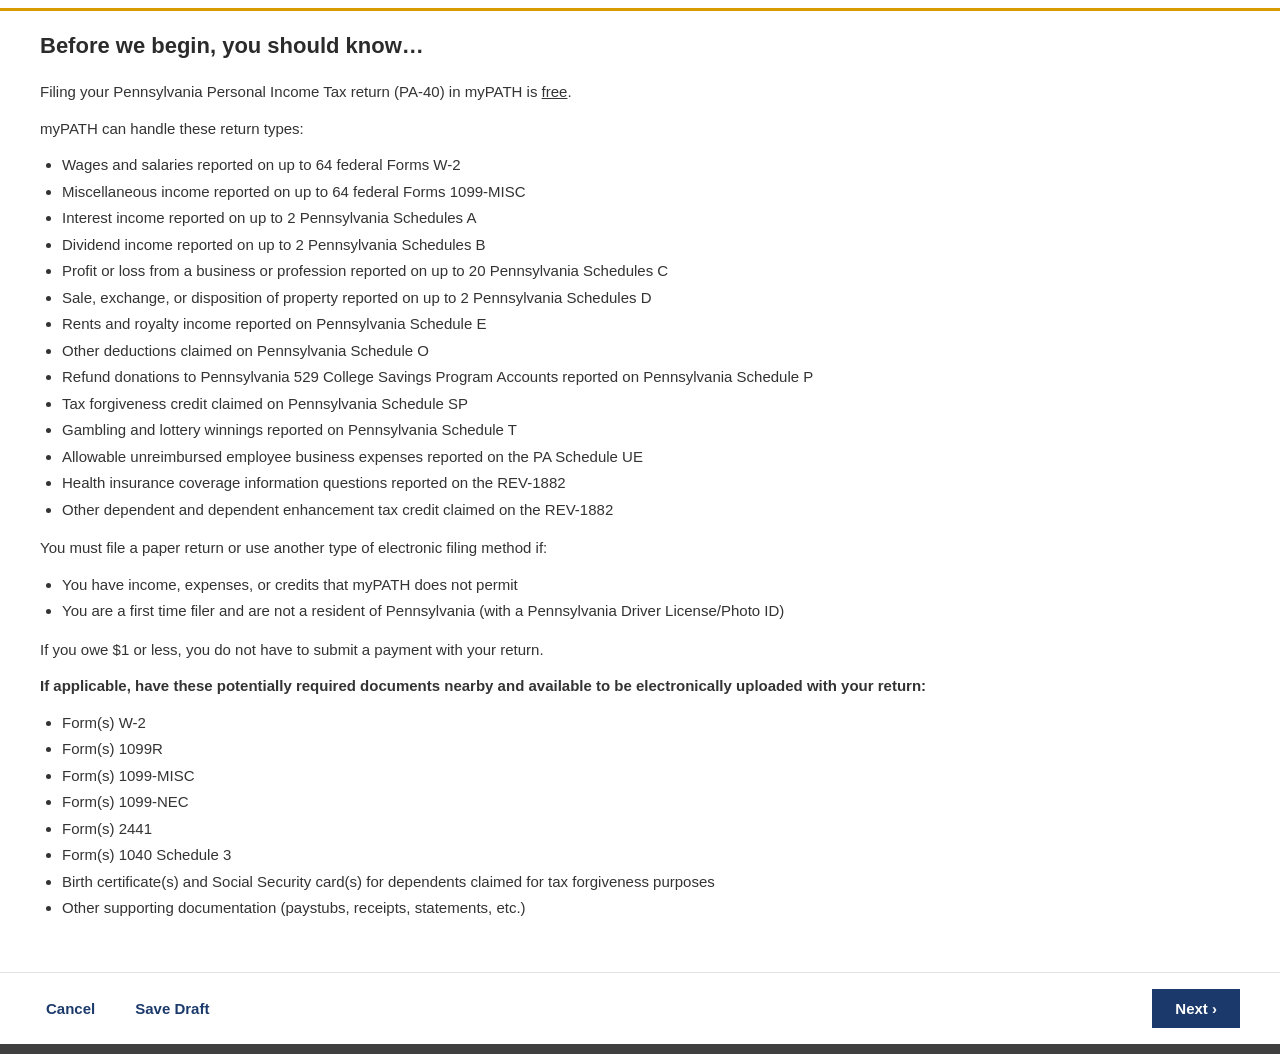
<file: index.html>
<!DOCTYPE html>
<html lang="en">
<head>
  <meta charset="UTF-8" />
  <meta name="viewport" content="width=device-width, initial-scale=1.0" />
  <title>myPATH — Before we begin</title>
  <link rel="stylesheet" href="css/styles.css" />
</head>
<!-- Screen 1: Introduction. No stepper. Next always enabled. -->
<body data-prev="" data-next="2-getting-started.html">

  <main class="content intro">
    <h2 class="screen-title">Before we begin, you should know&hellip;</h2>

    <div class="intro-text">
      <p>Filing your Pennsylvania Personal Income Tax return (PA-40) in myPATH is
        <u>free</u>.</p>

      <p>myPATH can handle these return types:</p>
      <ul>
        <li>Wages and salaries reported on up to 64 federal Forms W-2</li>
        <li>Miscellaneous income reported on up to 64 federal Forms 1099-MISC</li>
        <li>Interest income reported on up to 2 Pennsylvania Schedules A</li>
        <li>Dividend income reported on up to 2 Pennsylvania Schedules B</li>
        <li>Profit or loss from a business or profession reported on up to 20 Pennsylvania Schedules C</li>
        <li>Sale, exchange, or disposition of property reported on up to 2 Pennsylvania Schedules D</li>
        <li>Rents and royalty income reported on Pennsylvania Schedule E</li>
        <li>Other deductions claimed on Pennsylvania Schedule O</li>
        <li>Refund donations to Pennsylvania 529 College Savings Program Accounts reported on Pennsylvania Schedule P</li>
        <li>Tax forgiveness credit claimed on Pennsylvania Schedule SP</li>
        <li>Gambling and lottery winnings reported on Pennsylvania Schedule T</li>
        <li>Allowable unreimbursed employee business expenses reported on the PA Schedule UE</li>
        <li>Health insurance coverage information questions reported on the REV-1882</li>
        <li>Other dependent and dependent enhancement tax credit claimed on the REV-1882</li>
      </ul>

      <p>You must file a paper return or use another type of electronic filing method if:</p>
      <ul>
        <li>You have income, expenses, or credits that myPATH does not permit</li>
        <li>You are a first time filer and are not a resident of Pennsylvania (with a Pennsylvania Driver License/Photo ID)</li>
      </ul>

      <p>If you owe $1 or less, you do not have to submit a payment with your return.</p>

      <p><strong>If applicable, have these potentially required documents nearby and available to be electronically uploaded with your return:</strong></p>
      <ul>
        <li>Form(s) W-2</li>
        <li>Form(s) 1099R</li>
        <li>Form(s) 1099-MISC</li>
        <li>Form(s) 1099-NEC</li>
        <li>Form(s) 2441</li>
        <li>Form(s) 1040 Schedule 3</li>
        <li>Birth certificate(s) and Social Security card(s) for dependents claimed for tax forgiveness purposes</li>
        <li>Other supporting documentation (paystubs, receipts, statements, etc.)</li>
      </ul>
    </div>
  </main>

  <footer class="footer">
    <div class="footer-left">
      <button type="button" class="btn-text">Cancel</button>
      <button type="button" class="btn-text">Save Draft</button>
    </div>
    <div class="footer-right">
      <button type="button" class="btn-prev">&lsaquo; Previous</button>
      <button type="button" class="btn-next">Next &rsaquo;</button>
    </div>
  </footer>
  <div class="bottom-strip"></div>

  <script src="js/app.js"></script>
</body>
</html>
</file>
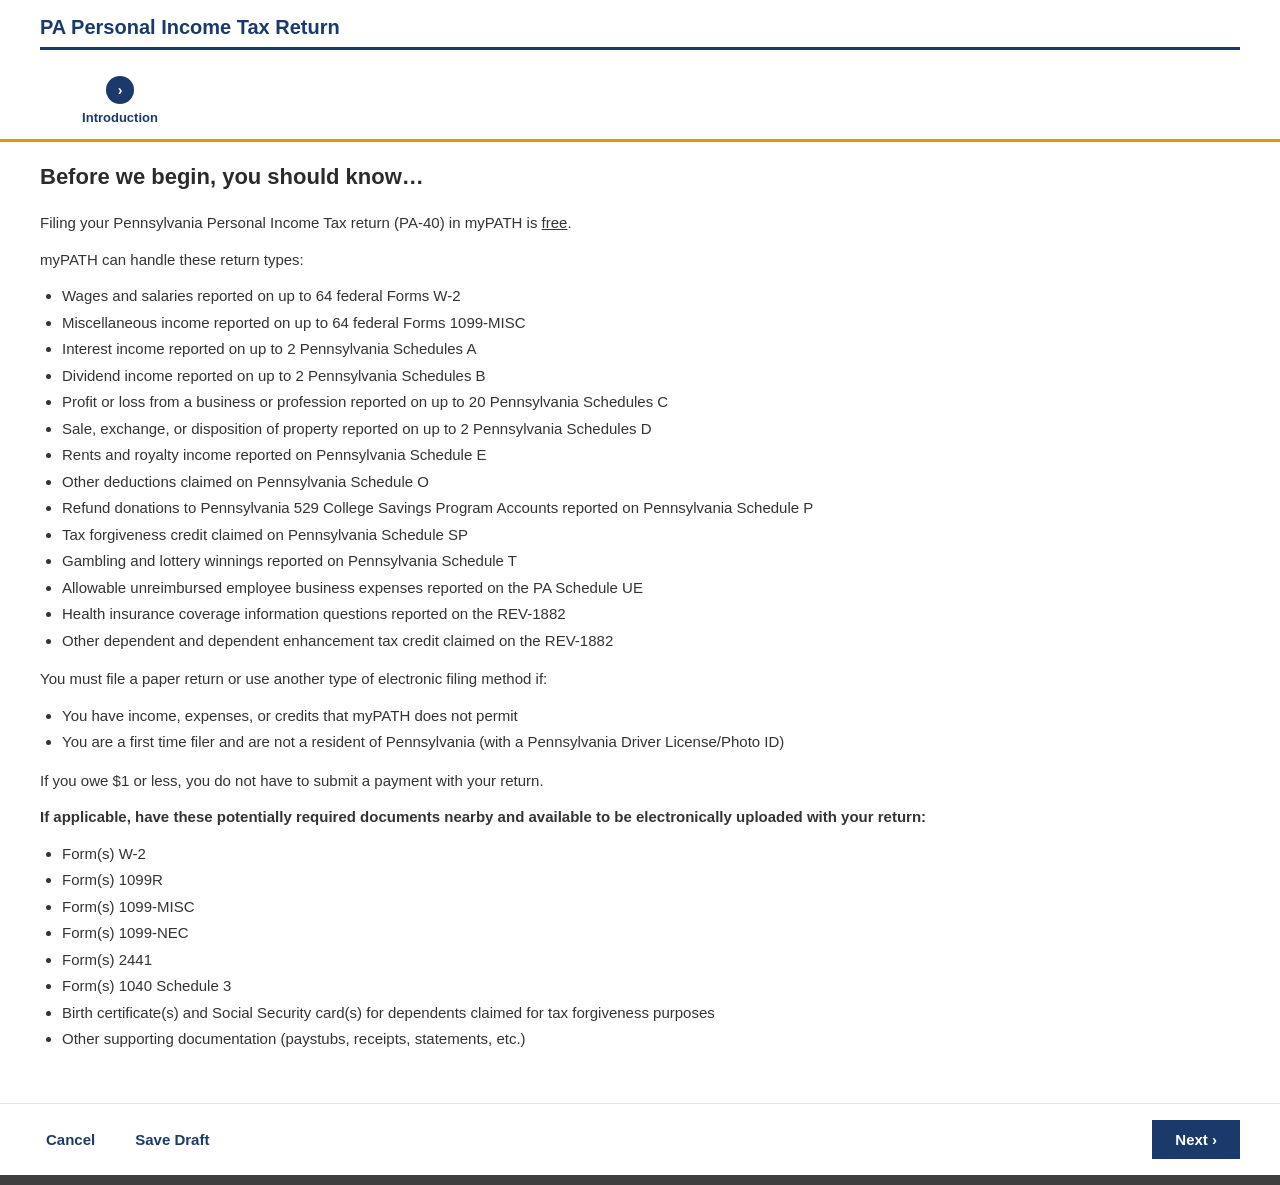
<file: pa_proto/index.html>
<!DOCTYPE html>
<html lang="en">
<head>
  <meta charset="UTF-8" />
  <meta name="viewport" content="width=device-width, initial-scale=1.0" />
  <title>myPATH — Before we begin</title>
  <link rel="stylesheet" href="css/styles.css" />
</head>
<!-- Screen 1: Introduction. Next always enabled. -->
<body data-prev="" data-next="2-getting-started.html">

  <header class="app-header">
    <h1>PA Personal Income Tax Return</h1>
  </header>

  <nav class="stepper" aria-label="Progress">
    <div class="step current"><span class="circle">&rsaquo;</span><span class="label">Introduction</span></div>
  </nav>

  <main class="content">
    <h2 class="screen-title">Before we begin, you should know&hellip;</h2>

    <div class="intro-text">
      <p>Filing your Pennsylvania Personal Income Tax return (PA-40) in myPATH is
        <u>free</u>.</p>

      <p>myPATH can handle these return types:</p>
      <ul>
        <li>Wages and salaries reported on up to 64 federal Forms W-2</li>
        <li>Miscellaneous income reported on up to 64 federal Forms 1099-MISC</li>
        <li>Interest income reported on up to 2 Pennsylvania Schedules A</li>
        <li>Dividend income reported on up to 2 Pennsylvania Schedules B</li>
        <li>Profit or loss from a business or profession reported on up to 20 Pennsylvania Schedules C</li>
        <li>Sale, exchange, or disposition of property reported on up to 2 Pennsylvania Schedules D</li>
        <li>Rents and royalty income reported on Pennsylvania Schedule E</li>
        <li>Other deductions claimed on Pennsylvania Schedule O</li>
        <li>Refund donations to Pennsylvania 529 College Savings Program Accounts reported on Pennsylvania Schedule P</li>
        <li>Tax forgiveness credit claimed on Pennsylvania Schedule SP</li>
        <li>Gambling and lottery winnings reported on Pennsylvania Schedule T</li>
        <li>Allowable unreimbursed employee business expenses reported on the PA Schedule UE</li>
        <li>Health insurance coverage information questions reported on the REV-1882</li>
        <li>Other dependent and dependent enhancement tax credit claimed on the REV-1882</li>
      </ul>

      <p>You must file a paper return or use another type of electronic filing method if:</p>
      <ul>
        <li>You have income, expenses, or credits that myPATH does not permit</li>
        <li>You are a first time filer and are not a resident of Pennsylvania (with a Pennsylvania Driver License/Photo ID)</li>
      </ul>

      <p>If you owe $1 or less, you do not have to submit a payment with your return.</p>

      <p><strong>If applicable, have these potentially required documents nearby and available to be electronically uploaded with your return:</strong></p>
      <ul>
        <li>Form(s) W-2</li>
        <li>Form(s) 1099R</li>
        <li>Form(s) 1099-MISC</li>
        <li>Form(s) 1099-NEC</li>
        <li>Form(s) 2441</li>
        <li>Form(s) 1040 Schedule 3</li>
        <li>Birth certificate(s) and Social Security card(s) for dependents claimed for tax forgiveness purposes</li>
        <li>Other supporting documentation (paystubs, receipts, statements, etc.)</li>
      </ul>
    </div>
  </main>

  <footer class="footer">
    <div class="footer-left">
      <button type="button" class="btn-text">Cancel</button>
      <button type="button" class="btn-text">Save Draft</button>
    </div>
    <div class="footer-right">
      <button type="button" class="btn-prev">&lsaquo; Previous</button>
      <button type="button" class="btn-next">Next &rsaquo;</button>
    </div>
  </footer>
  <div class="bottom-strip"></div>

  <script src="js/app.js"></script>
</body>
</html>
</file>
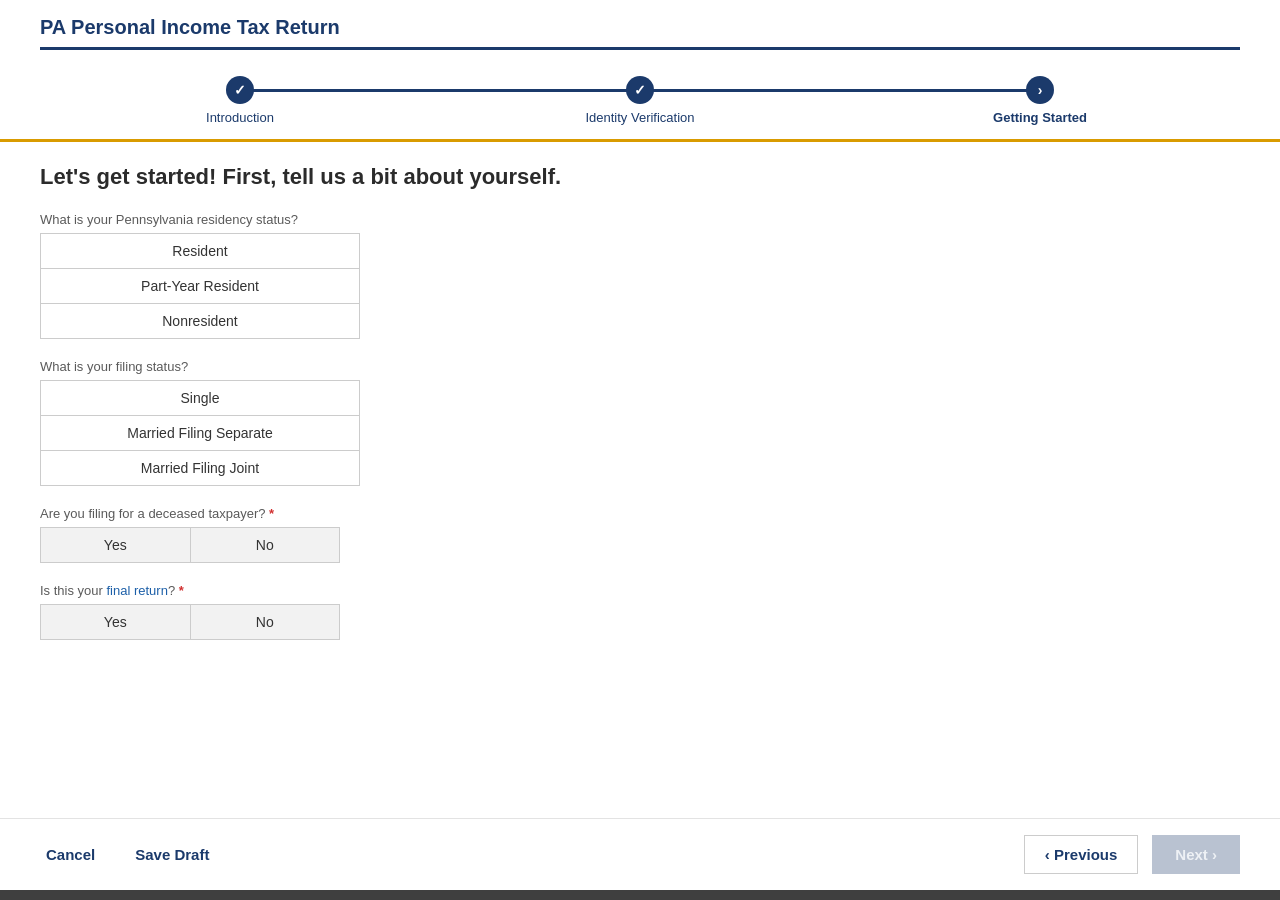
<file: 2-getting-started.html>
<!DOCTYPE html>
<html lang="en">
<head>
  <meta charset="UTF-8" />
  <meta name="viewport" content="width=device-width, initial-scale=1.0" />
  <title>myPATH — Getting Started</title>
  <link rel="stylesheet" href="css/styles.css" />
</head>
<!-- Screen 2: Getting Started. Required = deceased taxpayer + final return. -->
<body data-prev="index.html" data-next="3-contact-information.html">

  <header class="app-header">
    <h1>PA Personal Income Tax Return</h1>
  </header>

  <nav class="stepper" aria-label="Progress">
    <div class="step done"><span class="circle">&checkmark;</span><span class="label">Introduction</span></div>
    <div class="step done"><span class="circle">&checkmark;</span><span class="label">Identity Verification</span></div>
    <div class="step current"><span class="circle">&rsaquo;</span><span class="label">Getting Started</span></div>
  </nav>

  <main class="content">
    <h2 class="screen-title">Let's get started! First, tell us a bit about yourself.</h2>

    <div class="question">
      <span class="field-label">What is your Pennsylvania residency status?</span>
      <div class="option-group segmented" role="group">
        <div class="option" role="button" aria-pressed="false">Resident</div>
        <div class="option" role="button" aria-pressed="false">Part-Year Resident</div>
        <div class="option" role="button" aria-pressed="false">Nonresident</div>
      </div>
    </div>

    <div class="question">
      <span class="field-label">What is your filing status?</span>
      <div class="option-group segmented" role="group">
        <div class="option" role="button" aria-pressed="false">Single</div>
        <div class="option" role="button" aria-pressed="false">Married Filing Separate</div>
        <div class="option" role="button" aria-pressed="false">Married Filing Joint</div>
      </div>
    </div>

    <div class="question">
      <span class="field-label req">Are you filing for a deceased taxpayer?</span>
      <div class="option-group yesno" role="group" data-required="true">
        <div class="option" role="button" aria-pressed="false">Yes</div>
        <div class="option" role="button" aria-pressed="false">No</div>
      </div>
    </div>

    <div class="question">
      <span class="field-label req">Is this your <a class="link">final return</a>?</span>
      <div class="option-group yesno" role="group" data-required="true">
        <div class="option" role="button" aria-pressed="false">Yes</div>
        <div class="option" role="button" aria-pressed="false">No</div>
      </div>
    </div>
  </main>

  <footer class="footer">
    <div class="footer-left">
      <button type="button" class="btn-text">Cancel</button>
      <button type="button" class="btn-text">Save Draft</button>
    </div>
    <div class="footer-right">
      <button type="button" class="btn-prev">&lsaquo; Previous</button>
      <button type="button" class="btn-next">Next &rsaquo;</button>
    </div>
  </footer>
  <div class="bottom-strip"></div>

  <script src="js/app.js"></script>
</body>
</html>
</file>
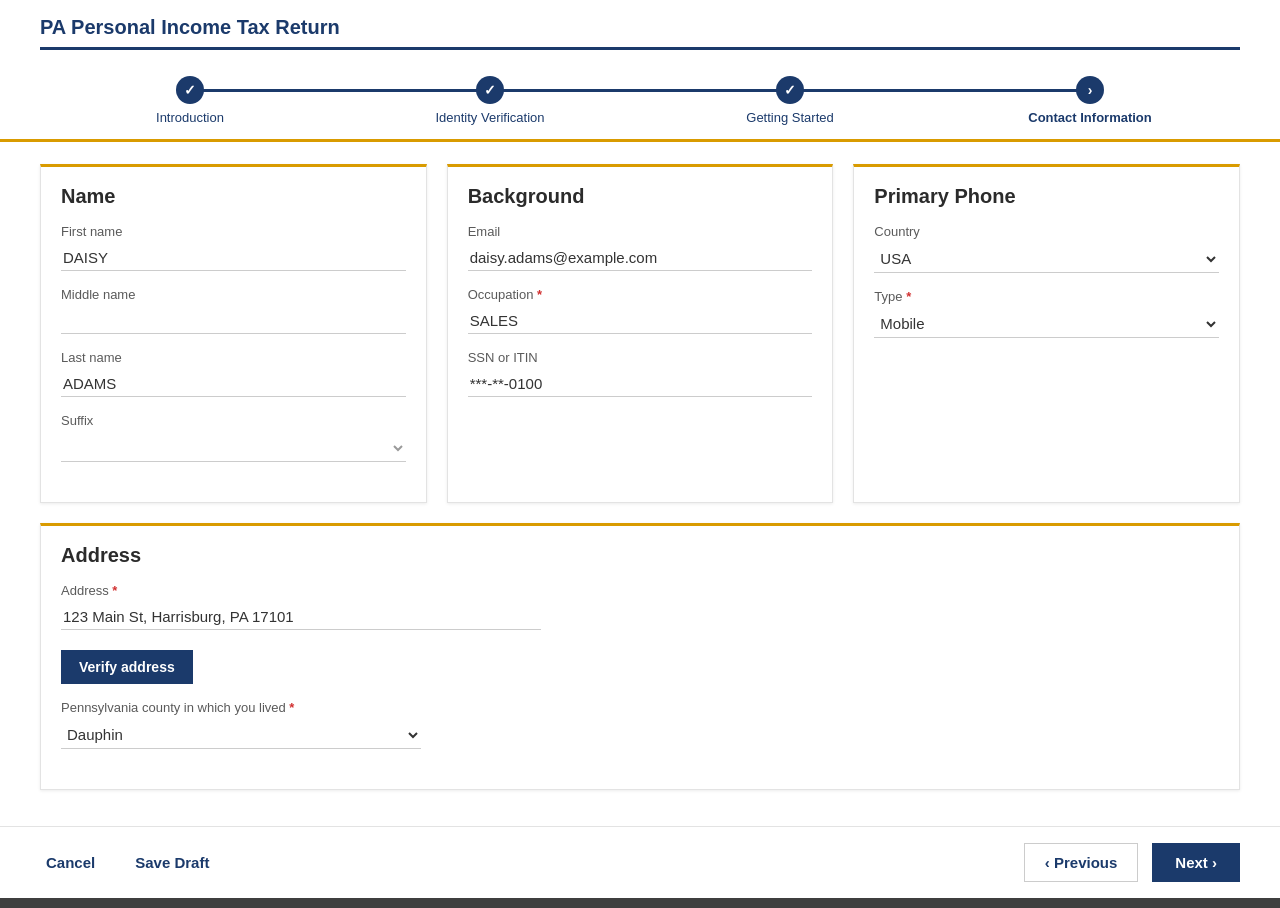
<file: 3-contact-information.html>
<!DOCTYPE html>
<html lang="en">
<head>
  <meta charset="UTF-8" />
  <meta name="viewport" content="width=device-width, initial-scale=1.0" />
  <title>myPATH — Contact Information</title>
  <link rel="stylesheet" href="css/styles.css" />
</head>
<!-- Screen 3: Contact Information. Text fields pre-filled with fake data.
     Required interactions = Phone Type + PA county dropdowns. -->
<body data-prev="2-getting-started.html" data-next="4-income-sources.html">

  <header class="app-header">
    <h1>PA Personal Income Tax Return</h1>
  </header>

  <nav class="stepper" aria-label="Progress">
    <div class="step done"><span class="circle">&checkmark;</span><span class="label">Introduction</span></div>
    <div class="step done"><span class="circle">&checkmark;</span><span class="label">Identity Verification</span></div>
    <div class="step done"><span class="circle">&checkmark;</span><span class="label">Getting Started</span></div>
    <div class="step current"><span class="circle">&rsaquo;</span><span class="label">Contact Information</span></div>
  </nav>

  <main class="content">
    <div class="card-row">
      <!-- Name -->
      <section class="card">
        <h3>Name</h3>
        <div class="field">
          <span class="field-label">First name</span>
          <input class="text-input" type="text" value="DAISY" />
        </div>
        <div class="field">
          <span class="field-label">Middle name</span>
          <input class="text-input" type="text" value="" />
        </div>
        <div class="field">
          <span class="field-label">Last name</span>
          <input class="text-input" type="text" value="ADAMS" />
        </div>
        <div class="field">
          <span class="field-label">Suffix</span>
          <select class="dropdown">
            <option value="" selected></option>
            <option>Jr.</option>
            <option>Sr.</option>
            <option>II</option>
            <option>III</option>
          </select>
        </div>
      </section>

      <!-- Background -->
      <section class="card">
        <h3>Background</h3>
        <div class="field">
          <span class="field-label">Email</span>
          <input class="text-input" type="text" value="daisy.adams@example.com" />
        </div>
        <div class="field">
          <span class="field-label req">Occupation</span>
          <input class="text-input" type="text" value="SALES" />
        </div>
        <div class="field">
          <span class="field-label">SSN or ITIN</span>
          <input class="text-input" type="text" value="***-**-0100" />
        </div>
      </section>

      <!-- Primary Phone -->
      <section class="card">
        <h3>Primary Phone</h3>
        <div class="field">
          <span class="field-label">Country</span>
          <select class="dropdown">
            <option value="USA" selected>USA</option>
            <option value="Canada">Canada</option>
            <option value="Mexico">Mexico</option>
            <option value="Other">Other</option>
          </select>
        </div>
        <div class="field">
          <span class="field-label req">Type</span>
          <select class="dropdown" required>
            <option value="">Required</option>
            <option value="Mobile" selected>Mobile</option>
            <option value="Home">Home</option>
            <option value="Work">Work</option>
          </select>
        </div>
      </section>
    </div>

    <!-- Address -->
    <section class="card full">
      <h3>Address</h3>
      <div class="field" style="max-width: 480px;">
        <span class="field-label req">Address</span>
        <input class="text-input" type="text" value="123 Main St, Harrisburg, PA 17101" />
      </div>
      <button type="button" class="verify-btn">Verify address</button>
      <div class="field" style="max-width: 360px;">
        <span class="field-label req">Pennsylvania county in which you lived</span>
        <select class="dropdown" required>
          <option value="">Required</option>
          <option value="Adams">Adams</option>
          <option value="Allegheny">Allegheny</option>
          <option value="Bucks">Bucks</option>
          <option value="Chester">Chester</option>
          <option value="Dauphin" selected>Dauphin</option>
          <option value="Lancaster">Lancaster</option>
          <option value="Montgomery">Montgomery</option>
          <option value="Philadelphia">Philadelphia</option>
          <option value="York">York</option>
        </select>
      </div>
    </section>
  </main>

  <footer class="footer">
    <div class="footer-left">
      <button type="button" class="btn-text">Cancel</button>
      <button type="button" class="btn-text">Save Draft</button>
    </div>
    <div class="footer-right">
      <button type="button" class="btn-prev">&lsaquo; Previous</button>
      <button type="button" class="btn-next">Next &rsaquo;</button>
    </div>
  </footer>
  <div class="bottom-strip"></div>

  <script src="js/app.js"></script>
</body>
</html>
</file>
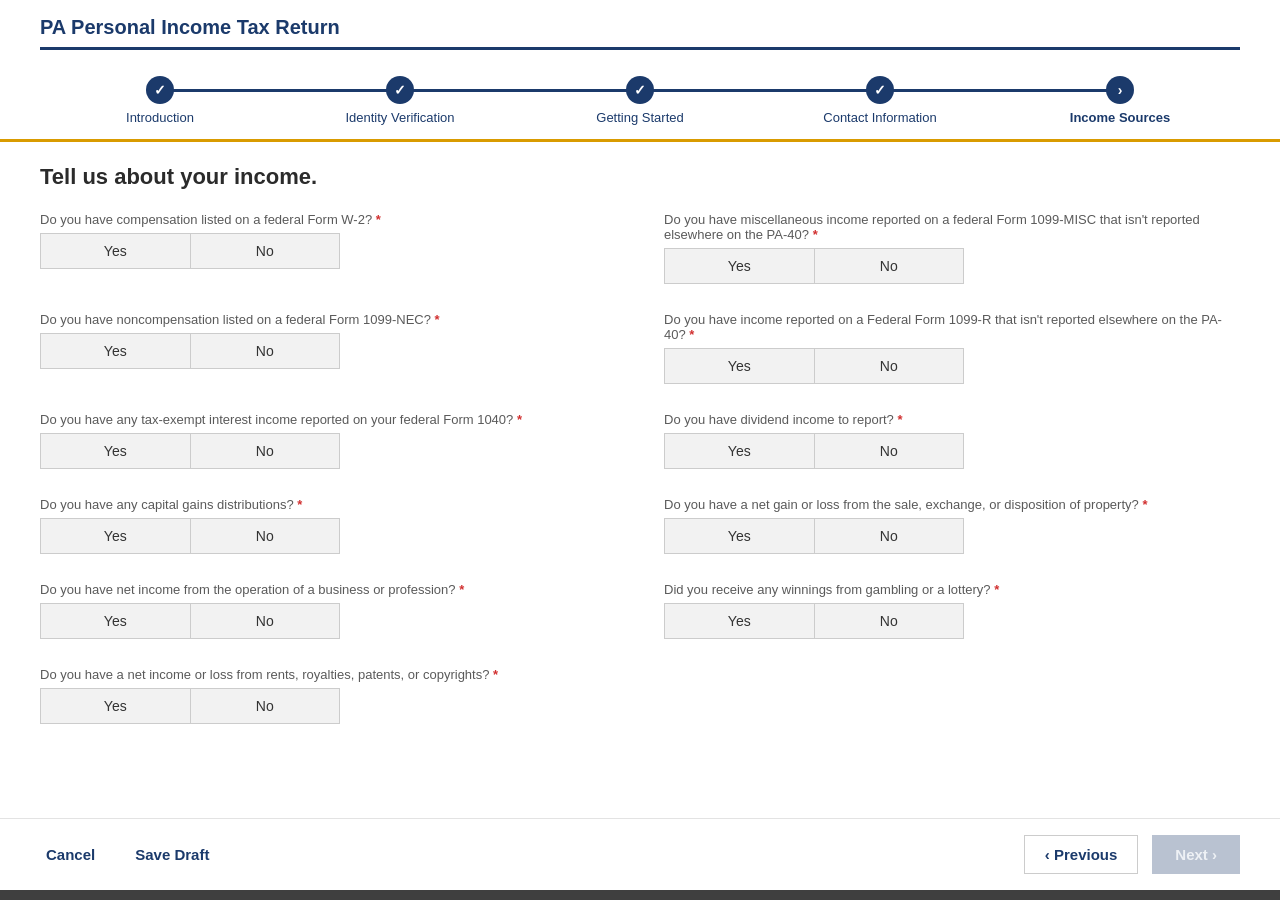
<file: 4-income-sources.html>
<!DOCTYPE html>
<html lang="en">
<head>
  <meta charset="UTF-8" />
  <meta name="viewport" content="width=device-width, initial-scale=1.0" />
  <title>myPATH — Income Sources</title>
  <link rel="stylesheet" href="css/styles.css" />
</head>
<!-- Screen 4: Income Sources. All Yes/No questions required, start unselected. -->
<body data-prev="3-contact-information.html" data-next="5-questions.html">

  <header class="app-header">
    <h1>PA Personal Income Tax Return</h1>
  </header>

  <nav class="stepper" aria-label="Progress">
    <div class="step done"><span class="circle">&checkmark;</span><span class="label">Introduction</span></div>
    <div class="step done"><span class="circle">&checkmark;</span><span class="label">Identity Verification</span></div>
    <div class="step done"><span class="circle">&checkmark;</span><span class="label">Getting Started</span></div>
    <div class="step done"><span class="circle">&checkmark;</span><span class="label">Contact Information</span></div>
    <div class="step current"><span class="circle">&rsaquo;</span><span class="label">Income Sources</span></div>
  </nav>

  <main class="content">
    <h2 class="screen-title">Tell us about your income.</h2>

    <div class="two-col">
      <div class="question">
        <span class="field-label req">Do you have compensation listed on a federal Form W-2?</span>
        <div class="option-group yesno" role="group" data-required="true">
          <div class="option" role="button" aria-pressed="false">Yes</div>
          <div class="option" role="button" aria-pressed="false">No</div>
        </div>
      </div>

      <div class="question">
        <span class="field-label req">Do you have miscellaneous income reported on a federal Form 1099-MISC that isn't reported elsewhere on the PA-40?</span>
        <div class="option-group yesno" role="group" data-required="true">
          <div class="option" role="button" aria-pressed="false">Yes</div>
          <div class="option" role="button" aria-pressed="false">No</div>
        </div>
      </div>

      <div class="question">
        <span class="field-label req">Do you have noncompensation listed on a federal Form 1099-NEC?</span>
        <div class="option-group yesno" role="group" data-required="true">
          <div class="option" role="button" aria-pressed="false">Yes</div>
          <div class="option" role="button" aria-pressed="false">No</div>
        </div>
      </div>

      <div class="question">
        <span class="field-label req">Do you have income reported on a Federal Form 1099-R that isn't reported elsewhere on the PA-40?</span>
        <div class="option-group yesno" role="group" data-required="true">
          <div class="option" role="button" aria-pressed="false">Yes</div>
          <div class="option" role="button" aria-pressed="false">No</div>
        </div>
      </div>

      <div class="question">
        <span class="field-label req">Do you have any tax-exempt interest income reported on your federal Form 1040?</span>
        <div class="option-group yesno" role="group" data-required="true">
          <div class="option" role="button" aria-pressed="false">Yes</div>
          <div class="option" role="button" aria-pressed="false">No</div>
        </div>
      </div>

      <div class="question">
        <span class="field-label req">Do you have dividend income to report?</span>
        <div class="option-group yesno" role="group" data-required="true">
          <div class="option" role="button" aria-pressed="false">Yes</div>
          <div class="option" role="button" aria-pressed="false">No</div>
        </div>
      </div>

      <div class="question">
        <span class="field-label req">Do you have any capital gains distributions?</span>
        <div class="option-group yesno" role="group" data-required="true">
          <div class="option" role="button" aria-pressed="false">Yes</div>
          <div class="option" role="button" aria-pressed="false">No</div>
        </div>
      </div>

      <div class="question">
        <span class="field-label req">Do you have a net gain or loss from the sale, exchange, or disposition of property?</span>
        <div class="option-group yesno" role="group" data-required="true">
          <div class="option" role="button" aria-pressed="false">Yes</div>
          <div class="option" role="button" aria-pressed="false">No</div>
        </div>
      </div>

      <div class="question">
        <span class="field-label req">Do you have net income from the operation of a business or profession?</span>
        <div class="option-group yesno" role="group" data-required="true">
          <div class="option" role="button" aria-pressed="false">Yes</div>
          <div class="option" role="button" aria-pressed="false">No</div>
        </div>
      </div>

      <div class="question">
        <span class="field-label req">Did you receive any winnings from gambling or a lottery?</span>
        <div class="option-group yesno" role="group" data-required="true">
          <div class="option" role="button" aria-pressed="false">Yes</div>
          <div class="option" role="button" aria-pressed="false">No</div>
        </div>
      </div>

      <div class="question">
        <span class="field-label req">Do you have a net income or loss from rents, royalties, patents, or copyrights?</span>
        <div class="option-group yesno" role="group" data-required="true">
          <div class="option" role="button" aria-pressed="false">Yes</div>
          <div class="option" role="button" aria-pressed="false">No</div>
        </div>
      </div>
    </div>
  </main>

  <footer class="footer">
    <div class="footer-left">
      <button type="button" class="btn-text">Cancel</button>
      <button type="button" class="btn-text">Save Draft</button>
    </div>
    <div class="footer-right">
      <button type="button" class="btn-prev">&lsaquo; Previous</button>
      <button type="button" class="btn-next">Next &rsaquo;</button>
    </div>
  </footer>
  <div class="bottom-strip"></div>

  <script src="js/app.js"></script>
</body>
</html>
</file>
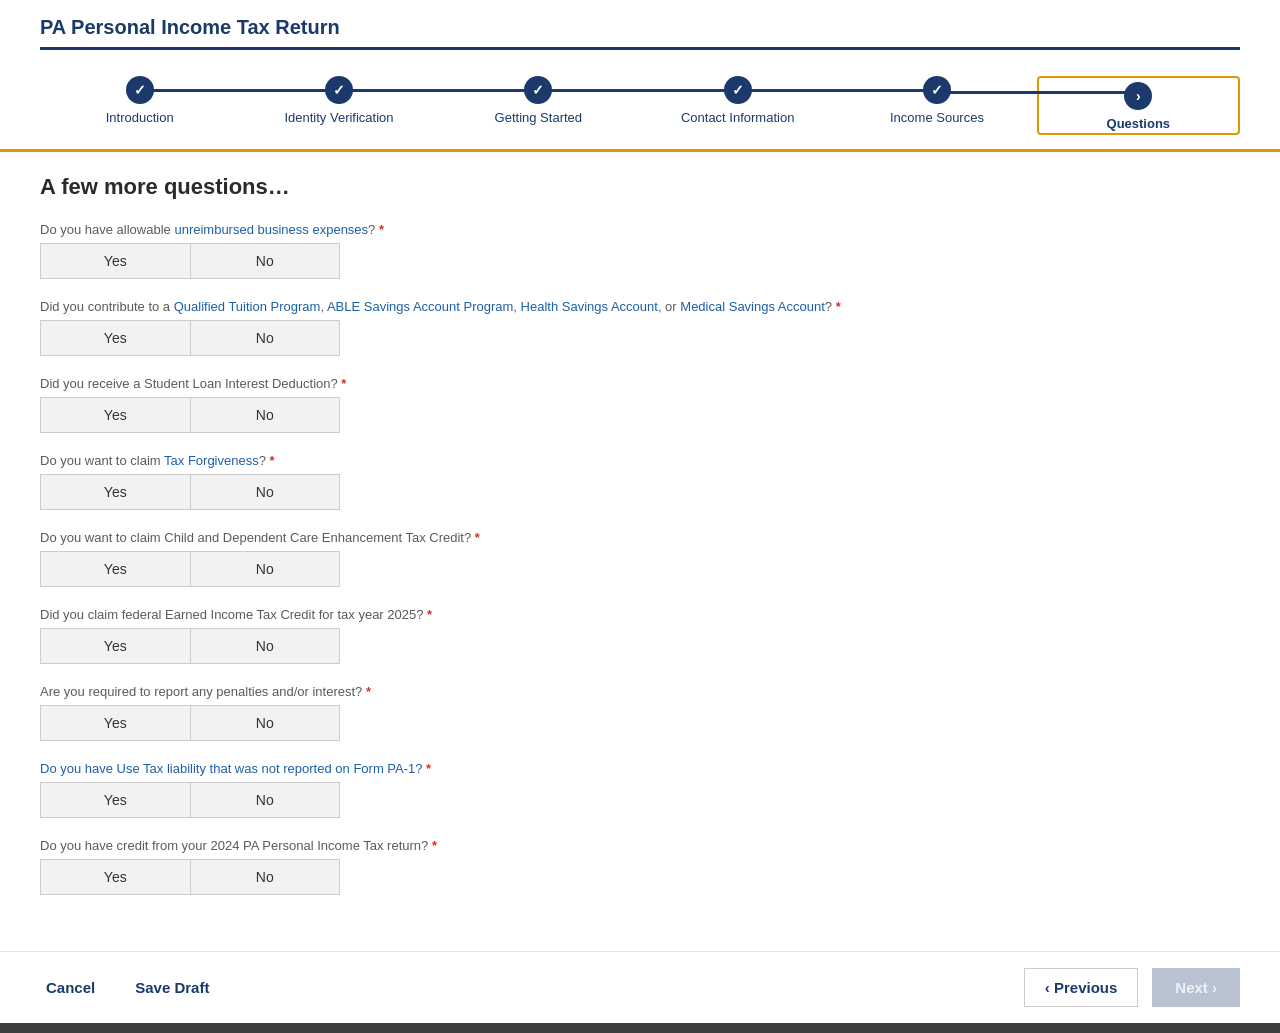
<file: 5-questions.html>
<!DOCTYPE html>
<html lang="en">
<head>
  <meta charset="UTF-8" />
  <meta name="viewport" content="width=device-width, initial-scale=1.0" />
  <title>myPATH — A few more questions</title>
  <link rel="stylesheet" href="css/styles.css" />
</head>
<!-- Screen 5: Questions. All Yes/No questions required, start unselected.
     This is the last screen, so Next has no destination. -->
<body data-prev="4-income-sources.html" data-next="">

  <header class="app-header">
    <h1>PA Personal Income Tax Return</h1>
  </header>

  <nav class="stepper" aria-label="Progress">
    <div class="step done"><span class="circle">&checkmark;</span><span class="label">Introduction</span></div>
    <div class="step done"><span class="circle">&checkmark;</span><span class="label">Identity Verification</span></div>
    <div class="step done"><span class="circle">&checkmark;</span><span class="label">Getting Started</span></div>
    <div class="step done"><span class="circle">&checkmark;</span><span class="label">Contact Information</span></div>
    <div class="step done"><span class="circle">&checkmark;</span><span class="label">Income Sources</span></div>
    <div class="step current boxed"><span class="circle">&rsaquo;</span><span class="label">Questions</span></div>
  </nav>

  <main class="content">
    <h2 class="screen-title">A few more questions&hellip;</h2>

    <div class="question">
      <span class="field-label req">Do you have allowable <a class="link">unreimbursed business expenses</a>?</span>
      <div class="option-group yesno" role="group" data-required="true">
        <div class="option" role="button" aria-pressed="false">Yes</div>
        <div class="option" role="button" aria-pressed="false">No</div>
      </div>
    </div>

    <div class="question">
      <span class="field-label req">Did you contribute to a <a class="link">Qualified Tuition Program</a>, <a class="link">ABLE Savings Account Program</a>, <a class="link">Health Savings Account</a>, or <a class="link">Medical Savings Account</a>?</span>
      <div class="option-group yesno" role="group" data-required="true">
        <div class="option" role="button" aria-pressed="false">Yes</div>
        <div class="option" role="button" aria-pressed="false">No</div>
      </div>
    </div>

    <div class="question">
      <span class="field-label req">Did you receive a Student Loan Interest Deduction?</span>
      <div class="option-group yesno" role="group" data-required="true">
        <div class="option" role="button" aria-pressed="false">Yes</div>
        <div class="option" role="button" aria-pressed="false">No</div>
      </div>
    </div>

    <div class="question">
      <span class="field-label req">Do you want to claim <a class="link">Tax Forgiveness</a>?</span>
      <div class="option-group yesno" role="group" data-required="true">
        <div class="option" role="button" aria-pressed="false">Yes</div>
        <div class="option" role="button" aria-pressed="false">No</div>
      </div>
    </div>

    <div class="question">
      <span class="field-label req">Do you want to claim Child and Dependent Care Enhancement Tax Credit?</span>
      <div class="option-group yesno" role="group" data-required="true">
        <div class="option" role="button" aria-pressed="false">Yes</div>
        <div class="option" role="button" aria-pressed="false">No</div>
      </div>
    </div>

    <div class="question">
      <span class="field-label req">Did you claim federal Earned Income Tax Credit for tax year 2025?</span>
      <div class="option-group yesno" role="group" data-required="true">
        <div class="option" role="button" aria-pressed="false">Yes</div>
        <div class="option" role="button" aria-pressed="false">No</div>
      </div>
    </div>

    <div class="question">
      <span class="field-label req">Are you required to report any penalties and/or interest?</span>
      <div class="option-group yesno" role="group" data-required="true">
        <div class="option" role="button" aria-pressed="false">Yes</div>
        <div class="option" role="button" aria-pressed="false">No</div>
      </div>
    </div>

    <div class="question">
      <span class="field-label req"><a class="link">Do you have Use Tax liability that was not reported on Form PA-1?</a></span>
      <div class="option-group yesno" role="group" data-required="true">
        <div class="option" role="button" aria-pressed="false">Yes</div>
        <div class="option" role="button" aria-pressed="false">No</div>
      </div>
    </div>

    <div class="question">
      <span class="field-label req">Do you have credit from your 2024 PA Personal Income Tax return?</span>
      <div class="option-group yesno" role="group" data-required="true">
        <div class="option" role="button" aria-pressed="false">Yes</div>
        <div class="option" role="button" aria-pressed="false">No</div>
      </div>
    </div>
  </main>

  <footer class="footer">
    <div class="footer-left">
      <button type="button" class="btn-text">Cancel</button>
      <button type="button" class="btn-text">Save Draft</button>
    </div>
    <div class="footer-right">
      <button type="button" class="btn-prev">&lsaquo; Previous</button>
      <button type="button" class="btn-next">Next &rsaquo;</button>
    </div>
  </footer>
  <div class="bottom-strip"></div>

  <script src="js/app.js"></script>
</body>
</html>
</file>
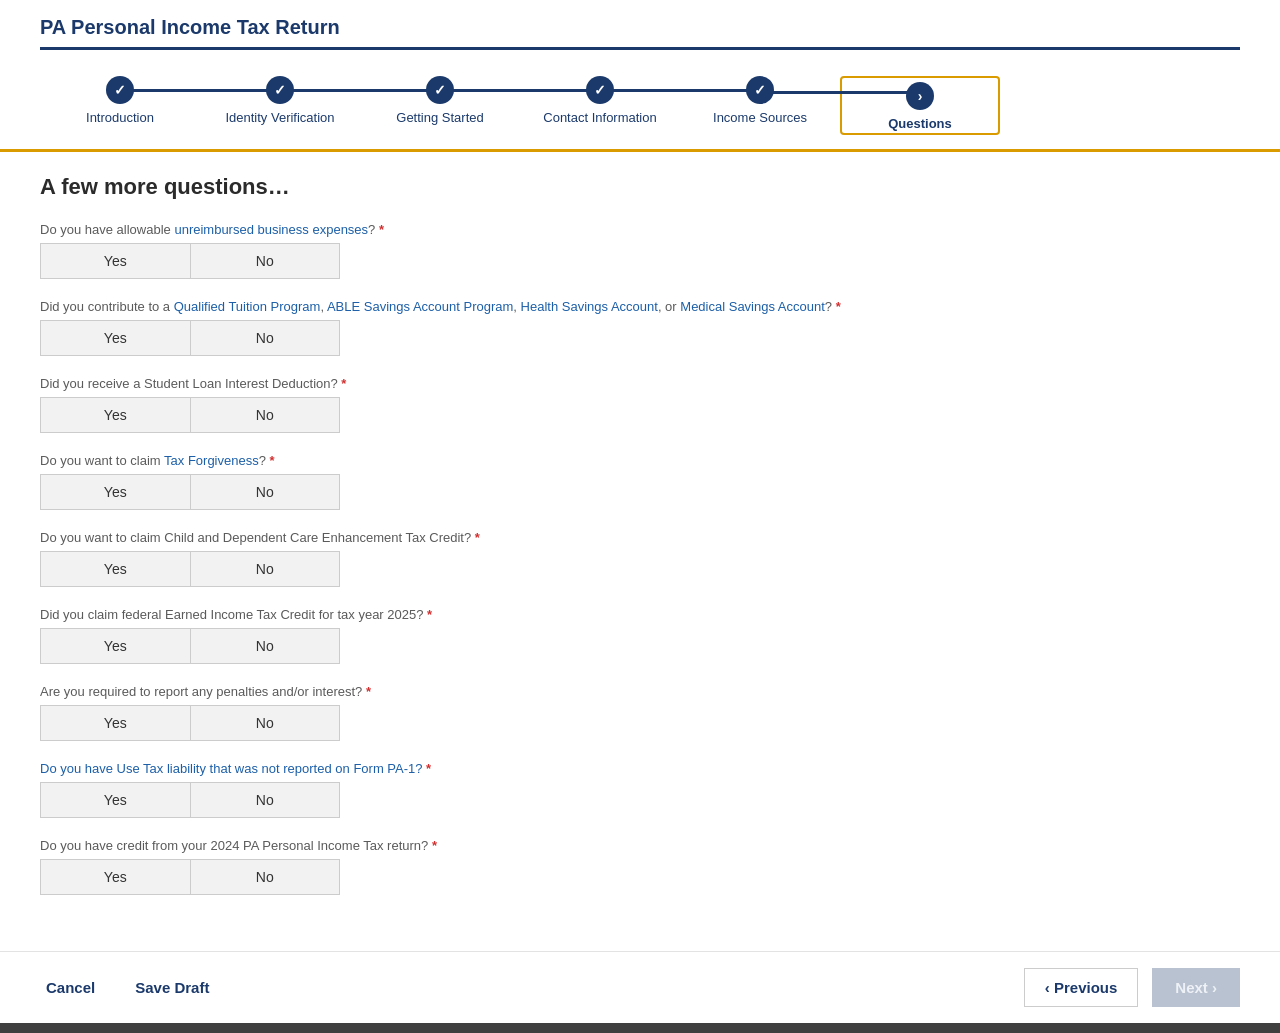
<file: pa_proto/5-questions.html>
<!DOCTYPE html>
<html lang="en">
<head>
  <meta charset="UTF-8" />
  <meta name="viewport" content="width=device-width, initial-scale=1.0" />
  <title>myPATH — A few more questions</title>
  <link rel="stylesheet" href="css/styles.css" />
</head>
<!-- Screen 5: Questions. All Yes/No questions required, start unselected.
     This is the last screen, so Next has no destination. -->
<body data-prev="4-income-sources.html" data-next="">

  <header class="app-header">
    <h1>PA Personal Income Tax Return</h1>
  </header>

  <nav class="stepper" aria-label="Progress">
    <div class="step done"><span class="circle">&checkmark;</span><span class="label">Introduction</span></div>
    <div class="step done"><span class="circle">&checkmark;</span><span class="label">Identity Verification</span></div>
    <div class="step done"><span class="circle">&checkmark;</span><span class="label">Getting Started</span></div>
    <div class="step done"><span class="circle">&checkmark;</span><span class="label">Contact Information</span></div>
    <div class="step done"><span class="circle">&checkmark;</span><span class="label">Income Sources</span></div>
    <div class="step current boxed"><span class="circle">&rsaquo;</span><span class="label">Questions</span></div>
  </nav>

  <main class="content">
    <h2 class="screen-title">A few more questions&hellip;</h2>

    <div class="question">
      <span class="field-label req">Do you have allowable <a class="link">unreimbursed business expenses</a>?</span>
      <div class="option-group yesno" role="group" data-required="true">
        <div class="option" role="button" aria-pressed="false">Yes</div>
        <div class="option" role="button" aria-pressed="false">No</div>
      </div>
    </div>

    <div class="question">
      <span class="field-label req">Did you contribute to a <a class="link">Qualified Tuition Program</a>, <a class="link">ABLE Savings Account Program</a>, <a class="link">Health Savings Account</a>, or <a class="link">Medical Savings Account</a>?</span>
      <div class="option-group yesno" role="group" data-required="true">
        <div class="option" role="button" aria-pressed="false">Yes</div>
        <div class="option" role="button" aria-pressed="false">No</div>
      </div>
    </div>

    <div class="question">
      <span class="field-label req">Did you receive a Student Loan Interest Deduction?</span>
      <div class="option-group yesno" role="group" data-required="true">
        <div class="option" role="button" aria-pressed="false">Yes</div>
        <div class="option" role="button" aria-pressed="false">No</div>
      </div>
    </div>

    <div class="question">
      <span class="field-label req">Do you want to claim <a class="link" href="https://www.pa.gov/agencies/revenue/forms-and-publications/pa-personal-income-tax-guide/tax-forgiveness" target="_blank" rel="noopener noreferrer">Tax Forgiveness</a>?</span>
      <div class="option-group yesno" role="group" data-required="true">
        <div class="option" role="button" aria-pressed="false">Yes</div>
        <div class="option" role="button" aria-pressed="false">No</div>
      </div>
    </div>

    <div class="question">
      <span class="field-label req">Do you want to claim Child and Dependent Care Enhancement Tax Credit?</span>
      <div class="option-group yesno" role="group" data-required="true">
        <div class="option" role="button" aria-pressed="false">Yes</div>
        <div class="option" role="button" aria-pressed="false">No</div>
      </div>
    </div>

    <div class="question">
      <span class="field-label req">Did you claim federal Earned Income Tax Credit for tax year 2025?</span>
      <div class="option-group yesno" role="group" data-required="true">
        <div class="option" role="button" aria-pressed="false">Yes</div>
        <div class="option" role="button" aria-pressed="false">No</div>
      </div>
    </div>

    <div class="question">
      <span class="field-label req">Are you required to report any penalties and/or interest?</span>
      <div class="option-group yesno" role="group" data-required="true">
        <div class="option" role="button" aria-pressed="false">Yes</div>
        <div class="option" role="button" aria-pressed="false">No</div>
      </div>
    </div>

    <div class="question">
      <span class="field-label req"><a class="link">Do you have Use Tax liability that was not reported on Form PA-1?</a></span>
      <div class="option-group yesno" role="group" data-required="true">
        <div class="option" role="button" aria-pressed="false">Yes</div>
        <div class="option" role="button" aria-pressed="false">No</div>
      </div>
    </div>

    <div class="question">
      <span class="field-label req">Do you have credit from your 2024 PA Personal Income Tax return?</span>
      <div class="option-group yesno" role="group" data-required="true">
        <div class="option" role="button" aria-pressed="false">Yes</div>
        <div class="option" role="button" aria-pressed="false">No</div>
      </div>
    </div>
  </main>

  <footer class="footer">
    <div class="footer-left">
      <button type="button" class="btn-text">Cancel</button>
      <button type="button" class="btn-text">Save Draft</button>
    </div>
    <div class="footer-right">
      <button type="button" class="btn-prev">&lsaquo; Previous</button>
      <button type="button" class="btn-next">Next &rsaquo;</button>
    </div>
  </footer>
  <div class="bottom-strip"></div>

  <script src="js/app.js"></script>
</body>
</html>
</file>
<file: css/styles.css>
/* ============================================================
   myPATH prototype — shared styles
   Palette approximated from myPATH screenshots.
   ============================================================ */
:root {
  --navy: #1b3a6b;          /* primary navy: header, buttons, stepper */
  --navy-dark: #15305a;
  --gold: #d99b00;          /* gold/amber accent border */
  --link: #1c5fa8;          /* link blue */
  --text: #333333;
  --text-muted: #6b6b6b;
  --label: #5a5a5a;
  --field-bg: #f2f2f2;
  --border: #cccccc;
  --border-light: #e3e3e3;
  --required: #d12f2f;      /* red asterisk */
  --footer-strip: #3f3f3f;
  --page-bg: #ffffff;
}

* { box-sizing: border-box; }

html, body { height: 100%; }

body {
  margin: 0;
  font-family: "Segoe UI", "Helvetica Neue", Arial, sans-serif;
  font-size: 15px;
  color: var(--text);
  background: var(--page-bg);
  display: flex;
  flex-direction: column;
  min-height: 100vh;
}

/* ---------- App header ---------- */
.app-header {
  padding: 16px 40px 8px;
}
.app-header h1 {
  margin: 0;
  font-size: 20px;
  font-weight: 700;
  color: var(--navy);
  border-bottom: 3px solid var(--navy);
  padding-bottom: 8px;
}

/* ---------- Stepper ---------- */
.stepper {
  display: flex;
  align-items: flex-start;
  padding: 18px 40px 0;
  border-bottom: 3px solid var(--gold);
  padding-bottom: 14px;
}
.step {
  flex: 1;
  position: relative;
  text-align: center;
  min-width: 0;
}
/* connector line to the previous step */
.step::before {
  content: "";
  position: absolute;
  top: 13px;
  left: -50%;
  width: 100%;
  height: 3px;
  background: var(--border);
  z-index: 0;
}
.step:first-child::before { display: none; }
.step.done::before,
.step.current::before { background: var(--navy); }

.step .circle {
  position: relative;
  z-index: 1;
  width: 28px;
  height: 28px;
  border-radius: 50%;
  background: var(--navy);
  color: #fff;
  margin: 0 auto;
  display: flex;
  align-items: center;
  justify-content: center;
  font-size: 14px;
  font-weight: 700;
  line-height: 1;
}
.step.upcoming .circle { background: var(--border); }
.step .label {
  display: block;
  margin-top: 6px;
  font-size: 13px;
  color: var(--navy);
}
.step.upcoming .label { color: var(--text-muted); }
.step.current .label { font-weight: 700; }
/* gold highlight box around the current step (as in screen 5) */
.step.current.boxed {
  border: 2px solid var(--gold);
  border-radius: 4px;
  padding: 4px 0 2px;
}

/* ---------- Content ---------- */
.content {
  flex: 1 0 auto;
  padding: 22px 40px 36px;
}
/* On screen 1 (no stepper) give the content area a gold top rule */
.content.intro {
  border-top: 3px solid var(--gold);
  margin-top: 8px;
  padding-top: 22px;
}
.screen-title {
  font-size: 22px;
  font-weight: 600;
  color: #2b2b2b;
  margin: 0 0 22px;
}

/* intro text */
.intro-text p { line-height: 1.5; margin: 0 0 14px; }
.intro-text ul { margin: 0 0 16px; padding-left: 22px; line-height: 1.5; }
.intro-text li { margin-bottom: 4px; }
.intro-text strong { font-weight: 700; }

/* links — myPATH style (blue, underlined) */
a.link, .link {
  color: var(--link);
  text-decoration: none;
  cursor: pointer;
}

/* ---------- Field labels & required marker ---------- */
.field-label {
  display: block;
  font-size: 13px;
  color: var(--label);
  margin: 0 0 6px;
}
.req::after {
  content: " *";
  color: var(--required);
  font-weight: 700;
}

/* ---------- Question blocks ---------- */
.question { margin-bottom: 20px; }

/* ---------- Option groups (Yes/No + segmented) ---------- */
.option-group { display: flex; }

/* segmented: stacked full-width buttons */
.option-group.segmented { flex-direction: column; max-width: 320px; }
.option-group.segmented .option {
  background: #fff;
  border: 1px solid var(--border);
  border-bottom: none;
  padding: 9px 12px;
  text-align: center;
  cursor: pointer;
  font-size: 14px;
  color: var(--text);
}
.option-group.segmented .option:last-child { border-bottom: 1px solid var(--border); }
.option-group.segmented .option.selected {
  border-left: 4px solid var(--navy);
  font-weight: 600;
}

/* Yes/No: two buttons side by side */
.option-group.yesno { gap: 0; max-width: 300px; }
.option-group.yesno .option {
  flex: 1;
  background: var(--field-bg);
  border: 1px solid var(--border);
  padding: 9px 12px;
  text-align: center;
  cursor: pointer;
  font-size: 14px;
  color: var(--text);
}
.option-group.yesno .option + .option { border-left: none; }
/* selected Yes/No: a thick navy line along the bottom of the box (per screen 4) */
.option-group.yesno .option.selected {
  box-shadow: inset 0 -3px 0 var(--navy);
}

/* ---------- Cards (screen 3) ---------- */
.card-row {
  display: flex;
  gap: 20px;
  flex-wrap: wrap;
  margin-bottom: 20px;
}
.card {
  flex: 1;
  min-width: 260px;
  background: #fff;
  border: 1px solid var(--border-light);
  border-top: 3px solid var(--gold);
  box-shadow: 0 1px 3px rgba(0,0,0,0.08);
  padding: 18px 20px 24px;
}
.card.full { flex-basis: 100%; }
.card h3 {
  margin: 0 0 16px;
  font-size: 20px;
  font-weight: 600;
  color: #2b2b2b;
}

/* text fields (pre-filled, read-style underline inputs) */
.field { margin-bottom: 16px; }
.text-input {
  width: 100%;
  border: none;
  border-bottom: 1px solid var(--border);
  background: transparent;
  padding: 4px 2px;
  font-size: 15px;
  color: var(--text);
  font-family: inherit;
}
.text-input::placeholder { font-style: italic; color: #9a9a9a; }
.text-input:focus { outline: none; border-bottom: 2px solid var(--gold); }

select.dropdown {
  width: 100%;
  border: none;
  border-bottom: 1px solid var(--border);
  background: transparent;
  padding: 4px 2px;
  font-size: 15px;
  color: var(--text);
  font-family: inherit;
}
select.dropdown:focus { outline: none; border-bottom: 2px solid var(--gold); }
select.dropdown.placeholder { color: #9a9a9a; font-style: italic; }

.verify-btn {
  background: var(--navy);
  color: #fff;
  border: none;
  padding: 9px 18px;
  font-size: 14px;
  font-weight: 600;
  cursor: pointer;
  margin: 4px 0 16px;
}

/* two-column question layout (screen 4) */
.two-col {
  display: grid;
  grid-template-columns: 1fr 1fr;
  gap: 8px 48px;
}
@media (max-width: 720px) { .two-col { grid-template-columns: 1fr; } }

/* ---------- Footer ---------- */
.footer {
  flex-shrink: 0;
  display: flex;
  justify-content: space-between;
  align-items: center;
  padding: 16px 40px;
  border-top: 1px solid var(--border-light);
  background: #fff;
}
.footer-left { display: flex; gap: 28px; }
.footer-right { display: flex; gap: 14px; align-items: center; }

.btn-text {
  background: none;
  border: none;
  color: var(--navy);
  font-weight: 700;
  font-size: 15px;
  cursor: pointer;
  font-family: inherit;
}
.btn-prev {
  background: #fff;
  border: 1px solid var(--border);
  color: var(--navy);
  font-weight: 700;
  font-size: 15px;
  padding: 10px 20px;
  cursor: pointer;
  font-family: inherit;
}
.btn-next {
  background: var(--navy);
  border: 1px solid var(--navy);
  color: #fff;
  font-weight: 700;
  font-size: 15px;
  padding: 10px 22px;
  cursor: pointer;
  font-family: inherit;
}
.btn-next:disabled {
  background: #b9c2d1;
  border-color: #b9c2d1;
  color: #eef1f5;
  cursor: not-allowed;
}
.btn-prev[hidden] { display: none; }

/* thin dark strip at very bottom (as in screenshots) */
.bottom-strip {
  flex-shrink: 0;
  height: 10px;
  background: var(--footer-strip);
}
</file>
<file: pa_proto/css/styles.css>
/* ============================================================
   myPATH prototype — shared styles
   Palette approximated from myPATH screenshots.
   ============================================================ */
:root {
  --navy: #1b3a6b;          /* primary navy: header, buttons, stepper */
  --navy-dark: #15305a;
  --gold: #d99b00;          /* gold/amber accent border */
  --link: #1c5fa8;          /* link blue */
  --text: #333333;
  --text-muted: #6b6b6b;
  --label: #5a5a5a;
  --field-bg: #f2f2f2;
  --border: #cccccc;
  --border-light: #e3e3e3;
  --required: #d12f2f;      /* red asterisk */
  --footer-strip: #3f3f3f;
  --page-bg: #ffffff;
}

* { box-sizing: border-box; }

html, body { height: 100%; }

body {
  margin: 0;
  font-family: "Segoe UI", "Helvetica Neue", Arial, sans-serif;
  font-size: 15px;
  color: var(--text);
  background: var(--page-bg);
  display: flex;
  flex-direction: column;
  min-height: 100vh;
}

/* ---------- App header ---------- */
.app-header {
  padding: 16px 40px 8px;
}
.app-header h1 {
  margin: 0;
  font-size: 20px;
  font-weight: 700;
  color: var(--navy);
  border-bottom: 3px solid var(--navy);
  padding-bottom: 8px;
}

/* ---------- Stepper ---------- */
.stepper {
  display: flex;
  align-items: flex-start;
  padding: 18px 40px 0;
  border-bottom: 3px solid var(--gold);
  padding-bottom: 14px;
}
/* fixed-width, equal steps so the status bar packs to the left (not stretched) */
.step {
  flex: 0 0 160px;
  position: relative;
  text-align: center;
}
/* connector line to the previous step */
.step::before {
  content: "";
  position: absolute;
  top: 13px;
  left: -50%;
  width: 100%;
  height: 3px;
  background: var(--border);
  z-index: 0;
}
.step:first-child::before { display: none; }
.step.done::before,
.step.current::before { background: var(--navy); }

.step .circle {
  position: relative;
  z-index: 1;
  width: 28px;
  height: 28px;
  border-radius: 50%;
  background: var(--navy);
  color: #fff;
  margin: 0 auto;
  display: flex;
  align-items: center;
  justify-content: center;
  font-size: 14px;
  font-weight: 700;
  line-height: 1;
}
.step.upcoming .circle { background: var(--border); }
.step .label {
  display: block;
  margin-top: 6px;
  font-size: 13px;
  color: var(--navy);
}
.step.upcoming .label { color: var(--text-muted); }
.step.current .label { font-weight: 700; }
/* gold highlight box around the current step (as in screen 5) */
.step.current.boxed {
  border: 2px solid var(--gold);
  border-radius: 4px;
  padding: 4px 0 2px;
}

/* ---------- Content ---------- */
.content {
  flex: 1 0 auto;
  padding: 22px 40px 36px;
}
/* On screen 1 (no stepper) give the content area a gold top rule */
.content.intro {
  border-top: 3px solid var(--gold);
  margin-top: 8px;
  padding-top: 22px;
}
.screen-title {
  font-size: 22px;
  font-weight: 600;
  color: #2b2b2b;
  margin: 0 0 22px;
}

/* intro text */
.intro-text p { line-height: 1.5; margin: 0 0 14px; }
.intro-text ul { margin: 0 0 16px; padding-left: 22px; line-height: 1.5; }
.intro-text li { margin-bottom: 4px; }
.intro-text strong { font-weight: 700; }

/* links — myPATH style (blue, underlined) */
a.link, .link {
  color: var(--link);
  text-decoration: none;
  cursor: pointer;
}

/* ---------- Field labels & required marker ---------- */
.field-label {
  display: block;
  font-size: 13px;
  color: var(--label);
  margin: 0 0 6px;
}
.req::after {
  content: " *";
  color: var(--required);
  font-weight: 700;
}

/* ---------- Question blocks ---------- */
.question { margin-bottom: 20px; }

/* ---------- Option groups (Yes/No + segmented) ---------- */
.option-group { display: flex; }

/* segmented: stacked full-width buttons */
.option-group.segmented { flex-direction: column; max-width: 320px; }
.option-group.segmented .option {
  background: #fff;
  border: 1px solid var(--border);
  border-bottom: none;
  padding: 9px 12px;
  text-align: center;
  cursor: pointer;
  font-size: 14px;
  color: var(--text);
}
.option-group.segmented .option:last-child { border-bottom: 1px solid var(--border); }
.option-group.segmented .option.selected {
  border-left: 4px solid var(--navy);
  font-weight: 600;
}

/* Yes/No: two buttons side by side */
.option-group.yesno { gap: 0; max-width: 300px; }
.option-group.yesno .option {
  flex: 1;
  background: var(--field-bg);
  border: 1px solid var(--border);
  padding: 9px 12px;
  text-align: center;
  cursor: pointer;
  font-size: 14px;
  color: var(--text);
}
.option-group.yesno .option + .option { border-left: none; }
/* selected Yes/No: a thick navy line along the bottom of the box (per screen 4) */
.option-group.yesno .option.selected {
  box-shadow: inset 0 -3px 0 var(--navy);
}

/* ---------- Cards (screen 3) ---------- */
.card-row {
  display: flex;
  gap: 20px;
  flex-wrap: wrap;
  margin-bottom: 20px;
}
.card {
  flex: 1;
  min-width: 260px;
  background: #fff;
  border: 1px solid var(--border-light);
  border-top: 3px solid var(--gold);
  box-shadow: 0 1px 3px rgba(0,0,0,0.08);
  padding: 18px 20px 24px;
}
.card.full { flex-basis: 100%; }
.card h3 {
  margin: 0 0 16px;
  font-size: 20px;
  font-weight: 600;
  color: #2b2b2b;
}

/* text fields (pre-filled, read-style underline inputs) */
.field { margin-bottom: 16px; }
.text-input {
  width: 100%;
  border: none;
  border-bottom: 1px solid var(--border);
  background: transparent;
  padding: 4px 2px;
  font-size: 15px;
  color: var(--text);
  font-family: inherit;
}
.text-input::placeholder { font-style: italic; color: #9a9a9a; }
.text-input:focus { outline: none; border-bottom: 2px solid var(--gold); }

select.dropdown {
  width: 100%;
  border: none;
  border-bottom: 1px solid var(--border);
  background: transparent;
  padding: 4px 2px;
  font-size: 15px;
  color: var(--text);
  font-family: inherit;
}
select.dropdown:focus { outline: none; border-bottom: 2px solid var(--gold); }
select.dropdown.placeholder { color: #9a9a9a; font-style: italic; }

.verify-btn {
  background: var(--navy);
  color: #fff;
  border: none;
  padding: 9px 18px;
  font-size: 14px;
  font-weight: 600;
  cursor: pointer;
  margin: 4px 0 16px;
}

/* two-column question layout (screen 4) */
.two-col {
  display: grid;
  grid-template-columns: 1fr 1fr;
  gap: 8px 48px;
}
@media (max-width: 720px) { .two-col { grid-template-columns: 1fr; } }

/* ---------- Footer ---------- */
.footer {
  flex-shrink: 0;
  display: flex;
  justify-content: space-between;
  align-items: center;
  padding: 16px 40px;
  border-top: 1px solid var(--border-light);
  background: #fff;
}
.footer-left { display: flex; gap: 28px; }
.footer-right { display: flex; gap: 14px; align-items: center; }

.btn-text {
  background: none;
  border: none;
  color: var(--navy);
  font-weight: 700;
  font-size: 15px;
  cursor: pointer;
  font-family: inherit;
}
.btn-prev {
  background: #fff;
  border: 1px solid var(--border);
  color: var(--navy);
  font-weight: 700;
  font-size: 15px;
  padding: 10px 20px;
  cursor: pointer;
  font-family: inherit;
}
.btn-next {
  background: var(--navy);
  border: 1px solid var(--navy);
  color: #fff;
  font-weight: 700;
  font-size: 15px;
  padding: 10px 22px;
  cursor: pointer;
  font-family: inherit;
}
.btn-next:disabled {
  background: #b9c2d1;
  border-color: #b9c2d1;
  color: #eef1f5;
  cursor: not-allowed;
}
.btn-prev[hidden] { display: none; }

/* thin dark strip at very bottom (as in screenshots) */
.bottom-strip {
  flex-shrink: 0;
  height: 10px;
  background: var(--footer-strip);
}
</file>
